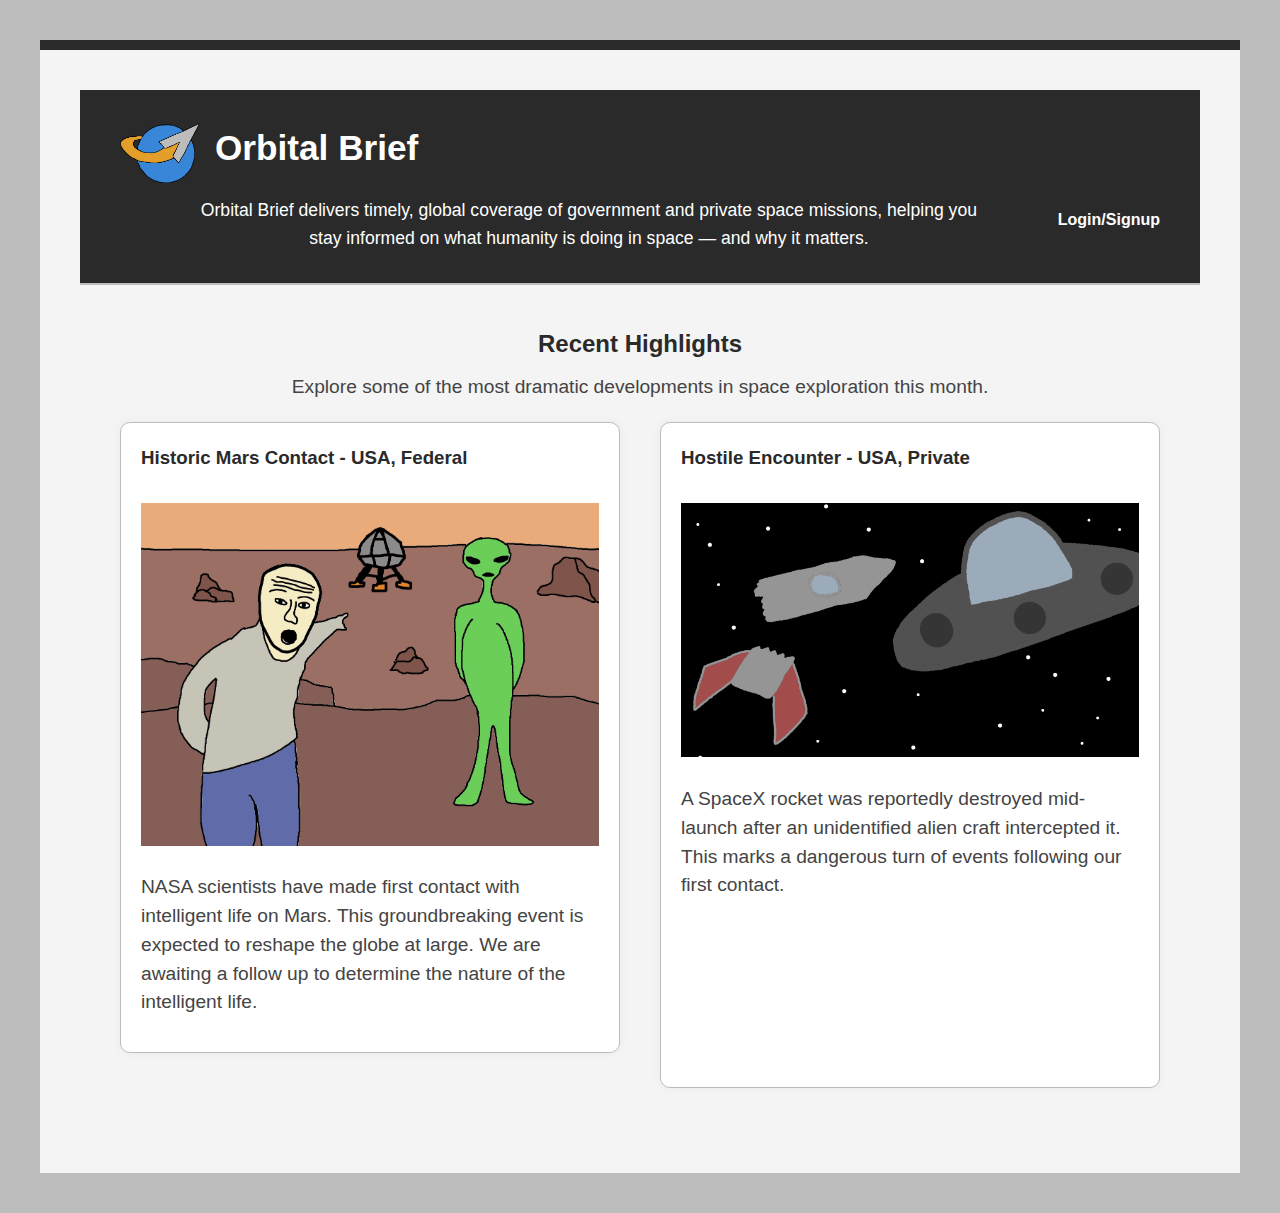
<file: highlights.html>
<!DOCTYPE html>
<html lang="en">
<head>
    <meta charset="UTF-8">
    <meta name="viewport" content="width=device-width, initial-scale=1.0">
    <title>Highlights - Orbital Brief</title>
    <link rel="stylesheet" href="style.css">
</head>

<body>
    <header>
        <div class="logo-container">
            <a href="index.html" class="logo-link">
                <img src="images/orbitalbrief.png" alt="Orbital Brief Logo">
                <h1>Orbital Brief</h1>
            </a>
        </div>
        <div class="description">
            <p>Orbital Brief delivers timely, global coverage of government and private space missions, helping you stay informed on what humanity is doing in space — and why it matters.</p>
        </div>
        <nav>
            <ul>
                <li><span>Login/Signup</span></li>
            </ul>
        </nav>
    </header>

    <main>
        <section>
            <h2>Recent Highlights</h2>
            <p>Explore some of the most dramatic developments in space exploration this month.</p>
        </section>

        <div class="highlights-grid">
            <section class="highlight">
                <h3>Historic Mars Contact - USA, Federal</h3>
                <img src="images/mars.png" alt="NASA Scientists Making Contact with Aliens on Mars">
                <p>NASA scientists have made first contact with intelligent life on Mars. This groundbreaking event is expected to reshape the globe at large. We are awaiting a follow up to determine the nature of the intelligent life.</p>
            </section>

            <section class="highlight">
                <h3>Hostile Encounter - USA, Private</h3>
                <img src="images/hostile.png" alt="SpaceX Rocket Destroyed by Aliens">
                <p>A SpaceX rocket was reportedly destroyed mid-launch after an unidentified alien craft intercepted it. This marks a dangerous turn of events following our first contact. </p>
            </section>
        </div>
    </main>
</body>
</html>
</file>
<file: style.css>
* {
  margin: 0;
  padding: 0;
  box-sizing: border-box;
}

html {
  background: #bcbcbc;
}

body {
  font-family: 'Arial', sans-serif;
  line-height: 1.6;
  background: #f4f4f4;
  margin: 40px;
  padding: 40px;
  color: #1d1c1c;
  border-top: 10px solid #2a2a2a;
  overflow-x: hidden;
}

header {
  display: flex;
  flex-wrap: wrap;
  justify-content: space-between;
  align-items: center;
  padding: 30px 40px;
  background-color: #2a2a2a;
  color: #ffffff;
  border-bottom: 2px solid #bcbcbc;
  position: sticky;
  top: 0;
  z-index: 1000;
}

.logo-container {
  display: flex;
  align-items: center;
}

.logo-link {
  display: flex;
  align-items: center;
  text-decoration: none;
  color: #ffffff;
}

.logo-link h1 {
  font-size: 2.2rem;
  color: #ffffff;
}

.logo-container img {
  width: 80px;
  height: auto;
  margin-right: 15px;
}

.description {
  font-size: 1.1rem;
  color: #ffffff;
  text-align: center;
  flex: 1 0 100%;
  margin-top: 10px;
  max-width: 800px;
  margin-left: auto;
  margin-right: auto;
}

nav {
  display: flex;
  align-items: center;
}

nav ul {
  list-style: none;
  display: flex;
  flex-direction: column;
  gap: 5px;
  padding-left: 0;
}

nav ul li {
  margin-left: 0;
}

nav ul li a,
nav ul li span {
  text-decoration: none;
  color: #ffffff;
  font-weight: bold;
}

main {
  text-align: center;
  padding: 40px;
}

h1,
h2,
h3 {
  color: #2a2a2a;
  margin-bottom: 10px;
}

h2 a {
  text-decoration: none;
  color: #2a2a2a;
  font-weight: bold;
  transition: color 0.3s ease, text-decoration 0.2s ease;
}

h2 a:hover {
  color: #ff9e00;
  text-decoration: underline;
}

section {
  margin-bottom: 40px;
}

section:last-of-type {
  margin-bottom: 5px;
}

section img {
  max-width: 1000px;
  width: 100%;
  height: auto;
  margin: 20px 0;
}

section p {
  font-size: 1.2rem;
  color: #444444;
  line-height: 1.5;
  margin-bottom: 15px;
}

.highlight {
  flex: 1 1 45%;
  max-width: 500px;
  background-color: #ffffff;
  padding: 20px;
  border-radius: 10px;
  border: 1px solid #bcbcbc;
  box-shadow: 0 0 10px rgba(0, 0, 0, 0.05);
  text-align: left;
}

.highlights-grid {
  display: flex;
  flex-wrap: wrap;
  gap: 40px;
  justify-content: center;
  margin-top: 20px;
}

.contributor-list {
  max-width: 600px;
  margin: 0 auto;
  padding: 10px 0;
  border-top: 2px solid #bcbcbc;
}

.contributor-list p {
  font-size: 1rem;
  line-height: 1.3;
  color: #444444;
  margin: 4px 0;
}
</file>
